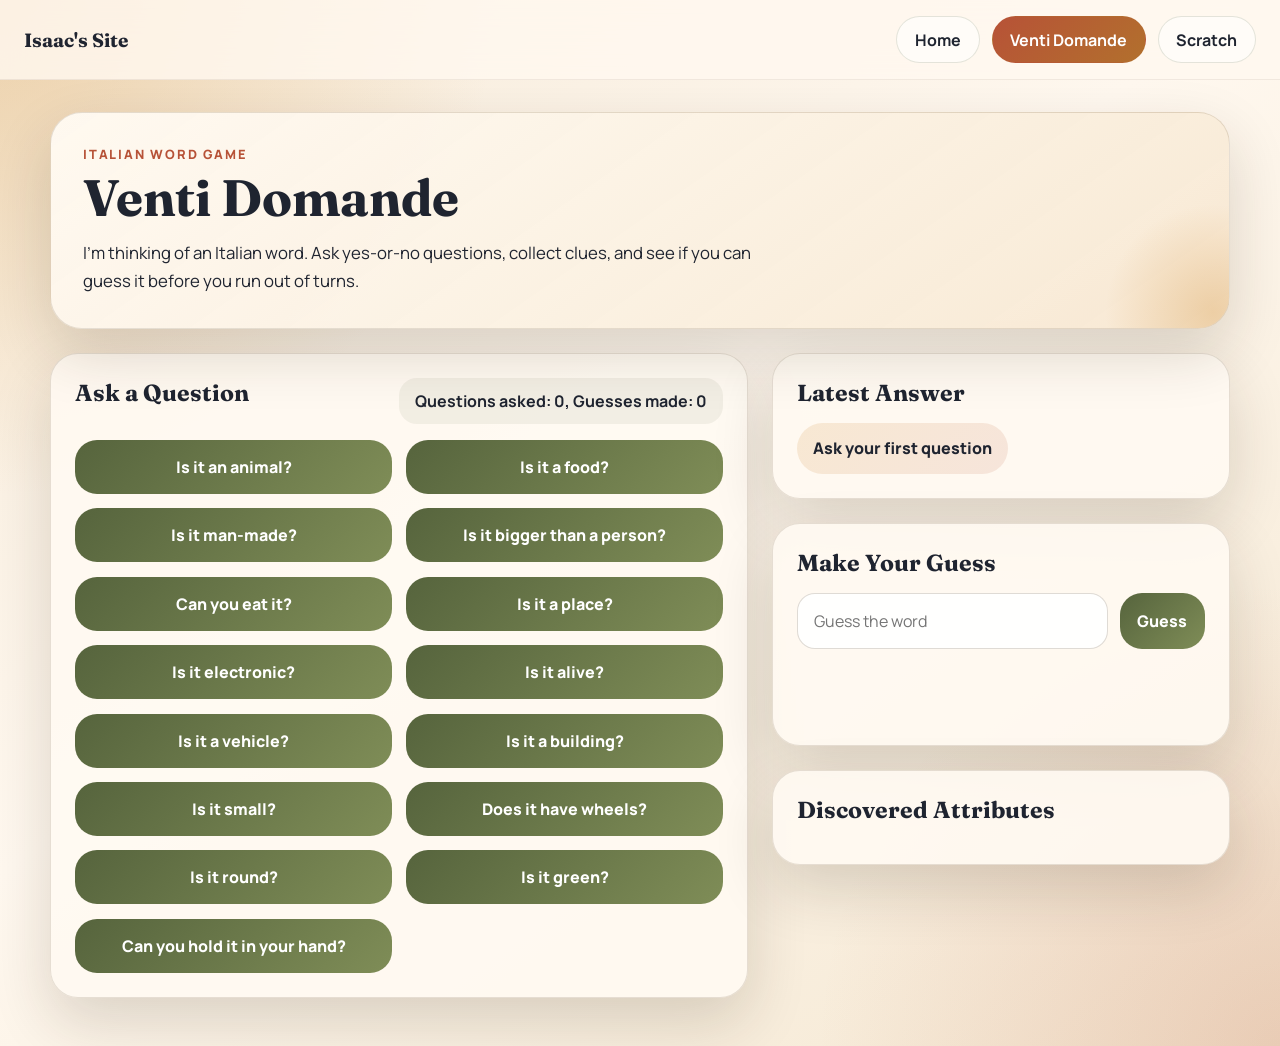
<file: post.html>
<!DOCTYPE html>
<html lang="en">
<head>
    <meta charset="utf-8" />
    <meta name="viewport" content="width=device-width, initial-scale=1" />
    <title>Venti Domande</title>
    <link rel="preconnect" href="https://fonts.googleapis.com" />
    <link rel="preconnect" href="https://fonts.gstatic.com" crossorigin />
    <link href="https://fonts.googleapis.com/css2?family=Fraunces:wght@500;700&family=Manrope:wght@400;500;700;800&display=swap" rel="stylesheet" />
    <link href="stile.css" rel="stylesheet" />
</head>
<body class="venti-page">
    <nav class="top-nav" aria-label="Primary">
        <a class="top-nav__brand" href="index.html">Isaac's Site</a>
        <div class="top-nav__links">
            <a class="top-nav__link" href="index.html">Home</a>
            <a class="top-nav__link top-nav__link--active" href="post.html" aria-current="page">Venti Domande</a>
            <a class="top-nav__link" href="Scratch.html">Scratch</a>
        </div>
    </nav>

    <main class="venti-shell">
        <section class="venti-hero">
            <p class="venti-eyebrow">Italian word game</p>
            <h1>Venti Domande</h1>
            <p class="venti-intro">I&apos;m thinking of an Italian word. Ask yes-or-no questions, collect clues, and see if you can guess it before you run out of turns.</p>
        </section>

        <section class="venti-layout">
            <div class="venti-card venti-card--primary">
                <div class="venti-card__header">
                    <h2>Ask a Question</h2>
                    <div id="counters" class="venti-counter">Questions asked: 0, Guesses made: 0</div>
                </div>
                <div id="questions" class="question-grid">
                    <button onclick="askQuestion(0)">Is it an animal?</button>
                    <button onclick="askQuestion(1)">Is it a food?</button>
                    <button onclick="askQuestion(2)">Is it man-made?</button>
                    <button onclick="askQuestion(3)">Is it bigger than a person?</button>
                    <button onclick="askQuestion(4)">Can you eat it?</button>
                    <button onclick="askQuestion(5)">Is it a place?</button>
                    <button onclick="askQuestion(6)">Is it electronic?</button>
                    <button onclick="askQuestion(7)">Is it alive?</button>
                    <button onclick="askQuestion(8)">Is it a vehicle?</button>
                    <button onclick="askQuestion(9)">Is it a building?</button>
                    <button onclick="askQuestion(10)">Is it small?</button>
                    <button onclick="askQuestion(11)">Does it have wheels?</button>
                    <button onclick="askQuestion(12)">Is it round?</button>
                    <button onclick="askQuestion(13)">Is it green?</button>
                    <button onclick="askQuestion(14)">Can you hold it in your hand?</button>
                </div>
            </div>

            <aside class="venti-sidebar">
                <div class="venti-card venti-card--answer">
                    <h2>Latest Answer</h2>
                    <div id="answer" class="answer-pill">Ask your first question</div>
                </div>

                <div class="venti-card venti-card--guess">
                    <h2>Make Your Guess</h2>
                    <div class="guess-row">
                        <input type="text" id="guess" placeholder="Guess the word" />
                        <button class="guess-button" onclick="makeGuess()">Guess</button>
                    </div>
                    <div id="result" class="result-text"></div>
                    <div id="hint" class="hint-text"></div>
                </div>

                <div id="discovered" class="venti-card venti-card--clues">
                    <h2>Discovered Attributes</h2>
                </div>
            </aside>
        </section>
    </main>
    <script src="scripts.js"></script>
</body>
</html>
</file>
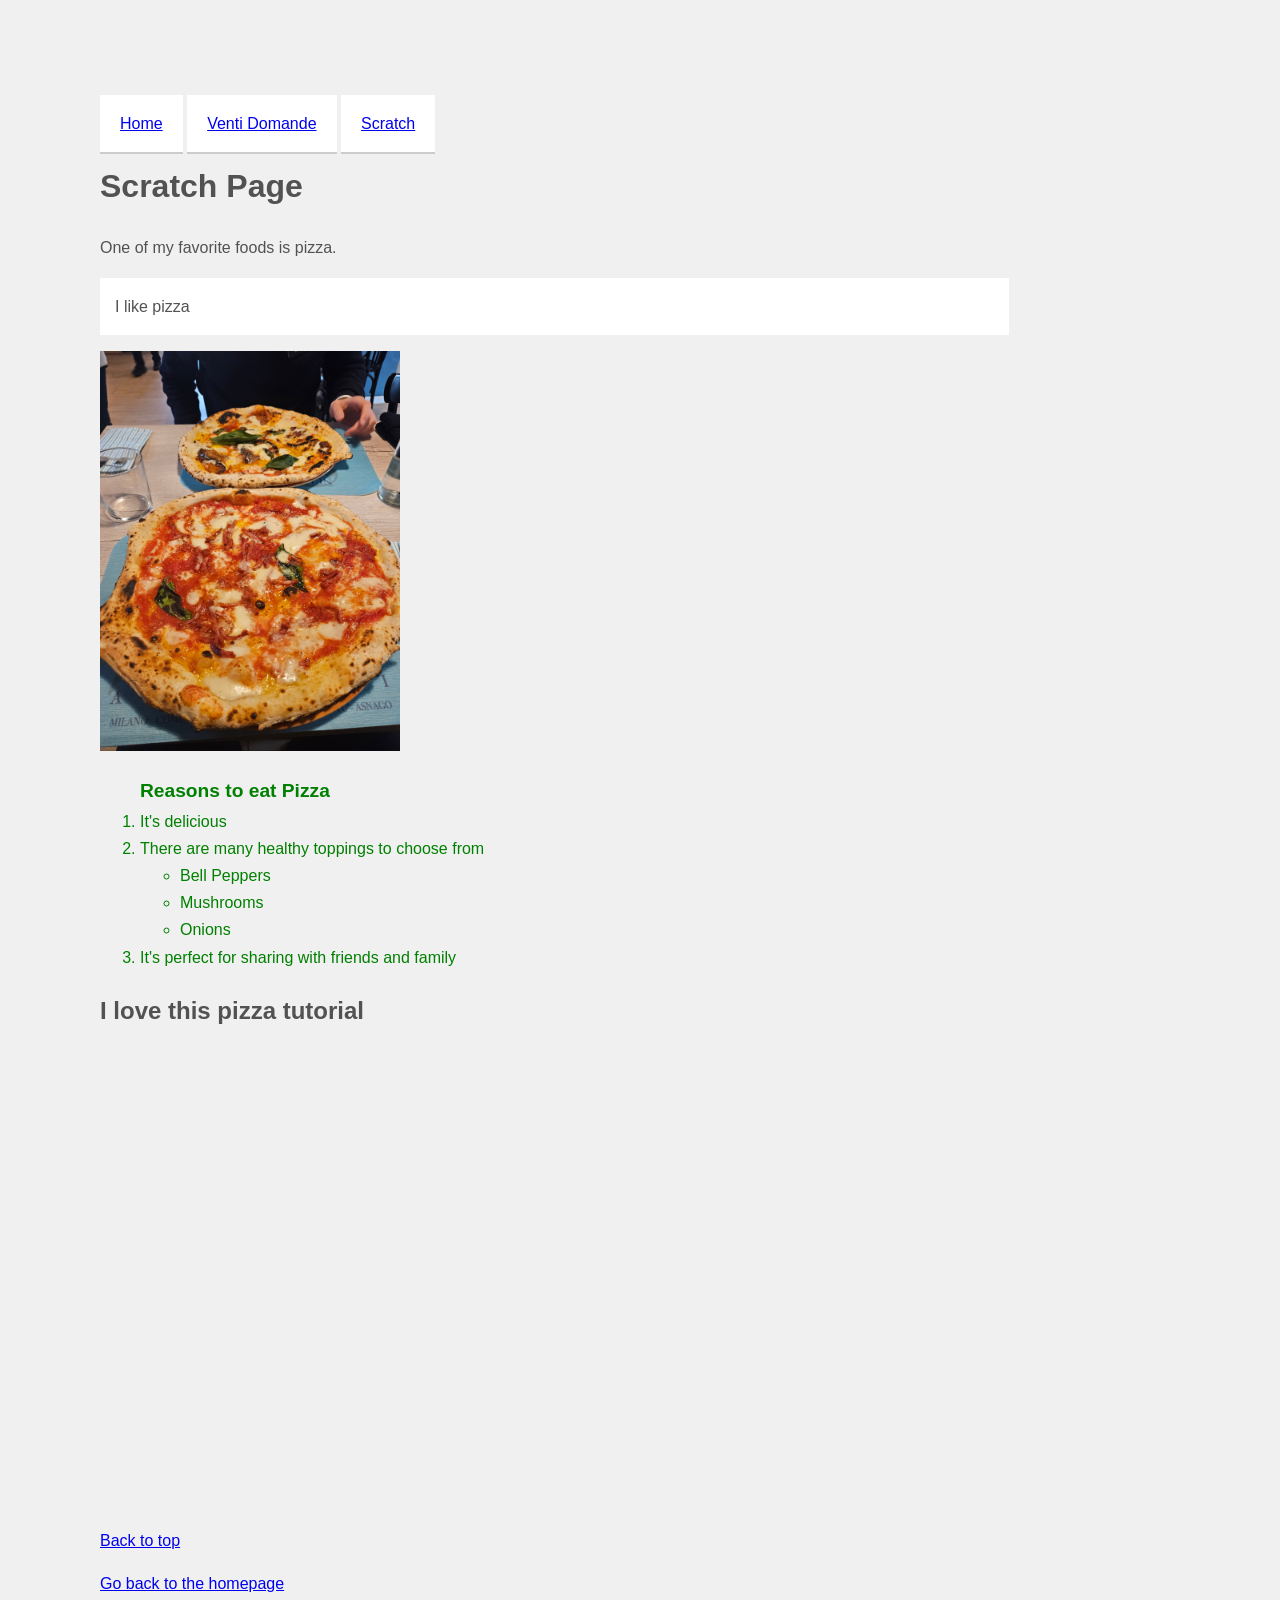
<file: Scratch.html>
<!DOCTYPE html>
<html lang="en">
<head>
    <link href="Style.css" rel="stylesheet" />
    <meta charset="UTF-8">
    <meta name="viewport" content="width=device-width, initial-scale=1.0">
    <title>Scratch</title>
 
</head>
<body id="top">
    <nav class = "page-nav">
        <a class = "header"href="index.html">Home</a>
        <a class = "header"href="post.html">Venti Domande</a>
        <a class = "header"href="Scratch.html">Scratch</a>
    </nav>
    <div class="body-block">
        <div class="header-block">
            <h1>Scratch Page</h1>
            <p>One of my favorite foods is pizza.</p>
        </div>

        <div class="main-block">
            <main>
                <p class = "main">I like pizza</p>
                <img class="pizza-image" src="Diavola.jpg" alt="Diavola Pizza" width="300">

                <div class="content-block">
                    <ol class = "body"><span class="title">Reasons to eat Pizza</span>
                        <li>It's delicious</li>
                        <li>There are many healthy toppings to choose from</li>
                        <ul>
                            <li>Bell Peppers</li>
                            <li>Mushrooms</li>
                            <li>Onions</li>
                        </ul>
                        <li>It's perfect for sharing with friends and family</li>
                    </ol>
                </div>

                <h2>I love this pizza tutorial</h2>
                <br><br>
                <iframe width="560" height="315" src="https://www.youtube.com/embed/lzAk5wAImFQ?si=lqLNaFjELc60OMNl" title="YouTube video player" frameborder="0" allow="accelerometer; autoplay; clipboard-write; encrypted-media; gyroscope; picture-in-picture; web-share" referrerpolicy="strict-origin-when-cross-origin" allowfullscreen></iframe>
                <br><br><br><br>
                <div class='tableauPlaceholder' id='viz1776531265942' style='position: relative'><noscript><a href='#'><img alt='Pizza Topping ' src='https:&#47;&#47;public.tableau.com&#47;static&#47;images&#47;Pi&#47;PizzaToppingandIngredientsChart&#47;PizzaToppingandIngredientsChart&#47;1_rss.png' style='border: none' /></a></noscript></div>
                <p><a href="#top">Back to top</a></p>
                <a href="index.html">Go back to the homepage</a>
            </main>
        </div>
    </div>
</body>
</html>
</file>
<file: stile.css>
:root {
    --cream: #fff8ef;
    --sand: #f4e3ca;
    --gold: #d79b49;
    --gold-deep: #b2702d;
    --ink: #1f2430;
    --olive: #56643d;
    --terracotta: #b75237;
    --card: rgba(255, 250, 242, 0.9);
    --border: rgba(77, 56, 28, 0.14);
    --shadow: 0 24px 60px rgba(45, 28, 13, 0.16);
}

* {
    box-sizing: border-box;
}

body.venti-page,
body.scratch-page {
    margin: 0;
    min-height: 100vh;
    color: var(--ink);
    font-family: "Manrope", sans-serif;
    background:
        radial-gradient(circle at top left, rgba(215, 155, 73, 0.32), transparent 30%),
        radial-gradient(circle at bottom right, rgba(183, 82, 55, 0.18), transparent 28%),
        linear-gradient(145deg, #f6ead8 0%, #fff8ef 45%, #f4e7d1 100%);
}

.top-nav {
    position: sticky;
    top: 0;
    z-index: 20;
    display: flex;
    justify-content: space-between;
    align-items: center;
    gap: 1rem;
    padding: 1rem 1.5rem;
    backdrop-filter: blur(18px);
    background: rgba(255, 248, 239, 0.82);
    border-bottom: 1px solid rgba(77, 56, 28, 0.08);
}

.top-nav__brand {
    color: var(--ink);
    text-decoration: none;
    font-family: "Fraunces", serif;
    font-size: 1.2rem;
    font-weight: 700;
}

.top-nav__links {
    display: flex;
    flex-wrap: wrap;
    justify-content: flex-end;
    gap: 0.75rem;
}

.top-nav__link {
    display: inline-flex;
    align-items: center;
    justify-content: center;
    padding: 0.72rem 1.1rem;
    border-radius: 999px;
    border: 1px solid rgba(86, 100, 61, 0.16);
    color: var(--ink);
    text-decoration: none;
    font-weight: 700;
    background: rgba(255, 255, 255, 0.55);
    transition: transform 0.2s ease, box-shadow 0.2s ease, background 0.2s ease;
}

.top-nav__link:hover,
.top-nav__link:focus-visible {
    transform: translateY(-1px);
    box-shadow: 0 12px 24px rgba(45, 28, 13, 0.12);
    background: rgba(255, 255, 255, 0.92);
}

.top-nav__link--active {
    color: #fff;
    background: linear-gradient(135deg, var(--terracotta), var(--gold-deep));
    border-color: transparent;
}

.venti-shell,
.scratch-shell {
    width: min(1180px, calc(100% - 2rem));
    margin: 0 auto;
    padding: 2rem 0 3rem;
}

.venti-hero,
.scratch-card {
    position: relative;
    overflow: hidden;
    padding: 2rem;
    border-radius: 32px;
    background: linear-gradient(145deg, rgba(255, 250, 242, 0.96), rgba(247, 231, 209, 0.9));
    border: 1px solid var(--border);
    box-shadow: var(--shadow);
}

.venti-hero::after,
.scratch-card::after {
    content: "";
    position: absolute;
    inset: auto -6rem -6rem auto;
    width: 14rem;
    height: 14rem;
    border-radius: 50%;
    background: radial-gradient(circle, rgba(215, 155, 73, 0.34), transparent 68%);
}

.venti-eyebrow {
    margin: 0 0 0.7rem;
    text-transform: uppercase;
    letter-spacing: 0.14em;
    font-size: 0.8rem;
    font-weight: 800;
    color: var(--terracotta);
}

.venti-hero h1,
.scratch-card h1 {
    margin: 0;
    font-family: "Fraunces", serif;
    font-size: clamp(2.5rem, 4vw, 4.5rem);
    line-height: 0.95;
}

.venti-intro,
.scratch-card p {
    position: relative;
    z-index: 1;
    max-width: 42rem;
    margin: 1rem 0 0;
    font-size: 1.05rem;
    line-height: 1.7;
}

.venti-layout {
    display: grid;
    grid-template-columns: minmax(0, 1.45fr) minmax(320px, 0.95fr);
    gap: 1.5rem;
    margin-top: 1.5rem;
    align-items: start;
}

.venti-sidebar {
    display: grid;
    gap: 1.5rem;
}

.venti-card {
    padding: 1.5rem;
    border-radius: 28px;
    background: var(--card);
    border: 1px solid var(--border);
    box-shadow: var(--shadow);
}

.venti-card h2 {
    margin: 0 0 1rem;
    font-family: "Fraunces", serif;
    font-size: 1.45rem;
}

.venti-card__header {
    display: flex;
    justify-content: space-between;
    align-items: center;
    gap: 1rem;
    margin-bottom: 1rem;
}

.venti-counter {
    padding: 0.75rem 1rem;
    border-radius: 18px;
    background: rgba(86, 100, 61, 0.08);
    font-weight: 700;
    text-align: right;
}

.question-grid {
    display: grid;
    grid-template-columns: repeat(2, minmax(0, 1fr));
    gap: 0.9rem;
}

.question-grid button,
.guess-button {
    border: 0;
    border-radius: 22px;
    padding: 1rem 1.1rem;
    font: inherit;
    font-weight: 800;
    color: #fff;
    background: linear-gradient(135deg, var(--olive), #7f8d57);
    cursor: pointer;
    transition: transform 0.18s ease, box-shadow 0.18s ease, opacity 0.18s ease;
}

.question-grid button:hover,
.question-grid button:focus-visible,
.guess-button:hover,
.guess-button:focus-visible {
    transform: translateY(-2px);
    box-shadow: 0 14px 28px rgba(86, 100, 61, 0.22);
}

.answer-pill,
.result-text,
.hint-text {
    min-height: 1.5rem;
    line-height: 1.6;
}

.answer-pill {
    display: inline-flex;
    align-items: center;
    justify-content: center;
    min-width: 8rem;
    padding: 0.8rem 1rem;
    border-radius: 999px;
    background: linear-gradient(135deg, rgba(215, 155, 73, 0.18), rgba(183, 82, 55, 0.12));
    font-weight: 800;
}

.guess-row {
    display: flex;
    gap: 0.75rem;
}

#guess {
    flex: 1;
    min-width: 0;
    padding: 1rem 1rem;
    border-radius: 18px;
    border: 1px solid rgba(77, 56, 28, 0.18);
    background: rgba(255, 255, 255, 0.88);
    font: inherit;
}

#guess:focus {
    outline: 2px solid rgba(183, 82, 55, 0.35);
    outline-offset: 2px;
}

.result-text {
    margin-top: 1rem;
    font-weight: 800;
    color: var(--terracotta);
}

.hint-text {
    margin-top: 0.5rem;
    color: var(--olive);
    font-weight: 700;
}

#discovered > div {
    margin-top: 0.7rem;
    padding: 0.8rem 0.9rem;
    border-radius: 16px;
    background: rgba(255, 255, 255, 0.72);
    border: 1px solid rgba(77, 56, 28, 0.08);
}

.scratch-card {
    max-width: 44rem;
    margin: 0 auto;
}

.scratch-link {
    display: inline-flex;
    margin-top: 1.25rem;
    color: #fff;
    text-decoration: none;
    font-weight: 800;
    padding: 0.9rem 1.2rem;
    border-radius: 999px;
    background: linear-gradient(135deg, var(--terracotta), var(--gold-deep));
}

@media (max-width: 900px) {
    .top-nav,
    .venti-card__header,
    .guess-row {
        flex-direction: column;
        align-items: stretch;
    }

    .venti-layout,
    .question-grid {
        grid-template-columns: 1fr;
    }

    .top-nav__links {
        justify-content: flex-start;
    }

    .venti-shell,
    .scratch-shell {
        width: min(100% - 1.25rem, 1180px);
    }
}
</file>
<file: Style.css>
body{background-color: #f0f0f0;}
body {
    font-family: "Inter", sans-serif;
    color: rgb(83, 82, 82);
    line-height: 1.7;
    padding: 200;
    text-align: left;
    margin-left: 100px;
    margin-top: 50px;
}
body {
  padding-top: 60px;
}
.body {
    font-family: "Inter", sans-serif;
    color: green;
}
.header {
  background-color: #ffffff;
  padding: 20px;
  border-bottom: 2px solid #ccc;
}
.page-nav {
position: sticky; top: 0;
z-index: 1000;
}

.main {
  width: 75%;
  background-color: #ffffff;
  padding: 15px;
}

.title {
  font-weight: 700;
  font-size: 1.2rem;
}
.pizza-image {
  max-width: 300px;
  width: 100%;
  position: relative;
  top: 0;
  left: 0;
}
</file>
